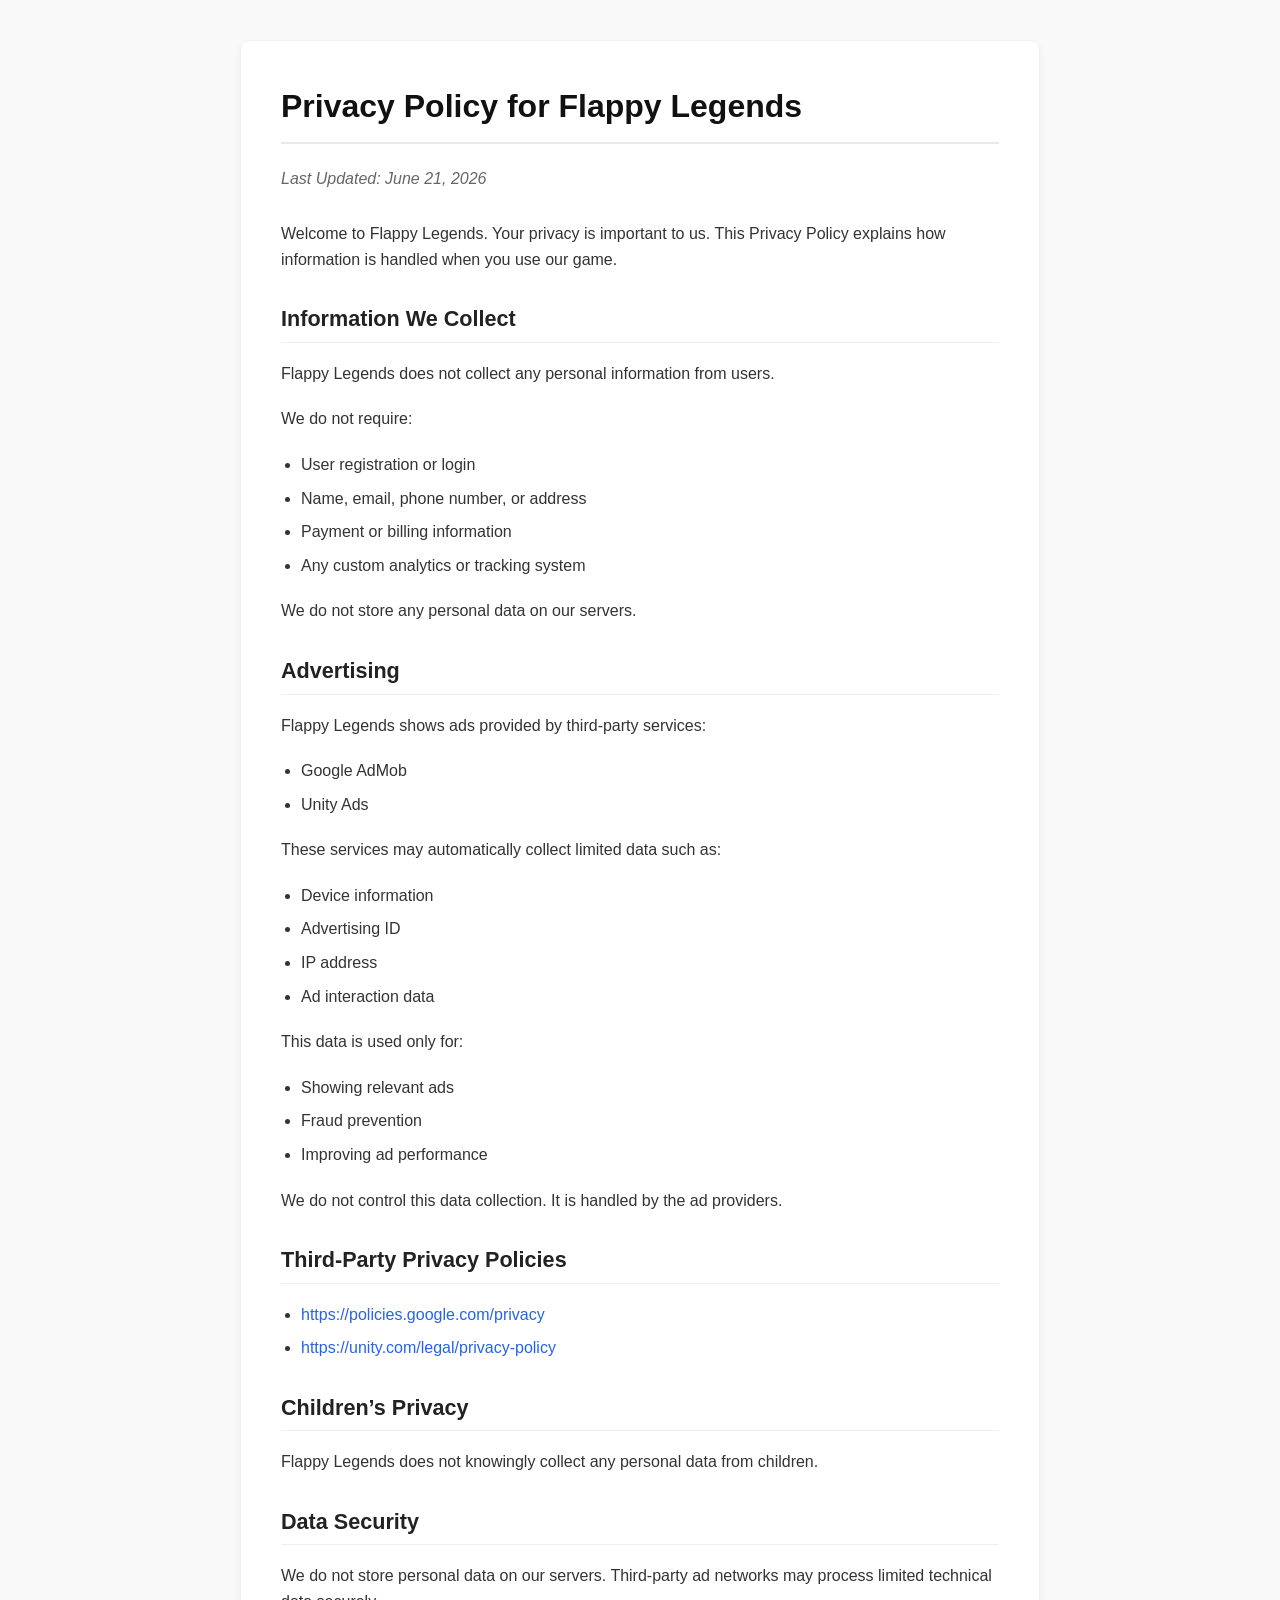
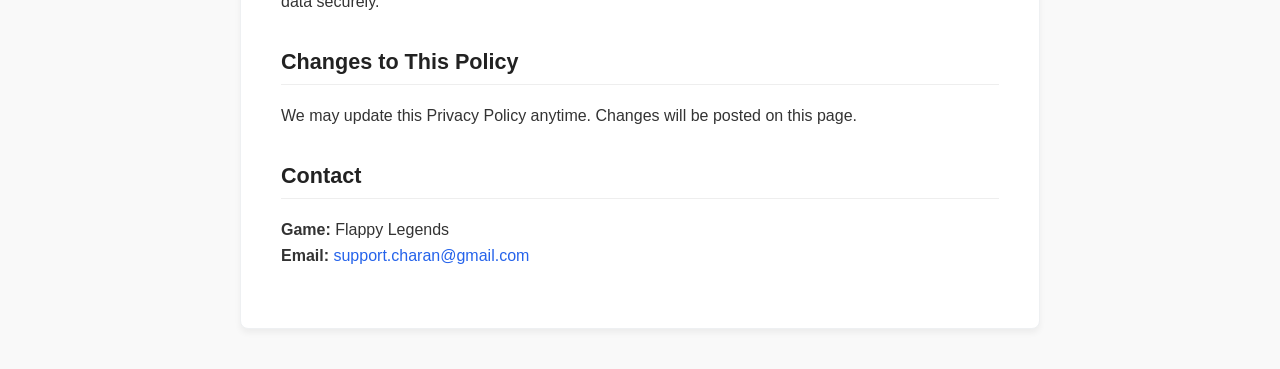
<file: public/privacy-policy.html>
<!DOCTYPE html>
<html lang="en">
<head>
    <meta charset="UTF-8">
    <meta name="viewport" content="width=device-width, initial-scale=1.0">
    <title>Privacy Policy for Flappy Legends</title>
    <style>
        body {
            font-family: -apple-system, BlinkMacSystemFont, "Segoe UI", Roboto, "Helvetica Neue", Arial, sans-serif;
            line-height: 1.6;
            color: #333;
            max-width: 800px;
            margin: 0 auto;
            padding: 40px 20px;
            background-color: #f9f9f9;
        }
        .container {
            background: #ffffff;
            padding: 40px;
            border-radius: 8px;
            box-shadow: 0 4px 6px rgba(0, 0, 0, 0.05);
            border: 1px solid #eef0f2;
        }
        h1 {
            font-size: 2rem;
            color: #111;
            margin-top: 0;
            border-bottom: 2px solid #eaeaea;
            padding-bottom: 10px;
        }
        h2 {
            font-size: 1.35rem;
            color: #222;
            margin-top: 30px;
            border-bottom: 1px solid #eee;
            padding-bottom: 5px;
        }
        p, ul {
            margin-bottom: 20px;
        }
        ul {
            padding-left: 20px;
        }
        li {
            margin-bottom: 8px;
        }
        a {
            color: #2563eb;
            text-decoration: none;
        }
        a:hover {
            text-decoration: underline;
        }
        .meta {
            color: #666;
            font-style: italic;
            margin-bottom: 30px;
        }
    </style>
</head>
<body>
    <div class="container">
        <h1>Privacy Policy for Flappy Legends</h1>
        <div class="meta">Last Updated: June 21, 2026</div>
        
         <p>Welcome to Flappy Legends. Your privacy is important to us. This Privacy Policy explains how information is handled when you use our game.</p>
         
         <h2>Information We Collect</h2>
         <p>Flappy Legends does not collect any personal information from users.</p>
         <p>We do not require:</p>
         <ul>
             <li>User registration or login</li>
             <li>Name, email, phone number, or address</li>
             <li>Payment or billing information</li>
             <li>Any custom analytics or tracking system</li>
         </ul>
         <p>We do not store any personal data on our servers.</p>
         
         <h2>Advertising</h2>
         <p>Flappy Legends shows ads provided by third-party services:</p>
         <ul>
             <li>Google AdMob</li>
             <li>Unity Ads</li>
         </ul>
         <p>These services may automatically collect limited data such as:</p>
         <ul>
             <li>Device information</li>
             <li>Advertising ID</li>
             <li>IP address</li>
             <li>Ad interaction data</li>
         </ul>
         <p>This data is used only for:</p>
         <ul>
             <li>Showing relevant ads</li>
             <li>Fraud prevention</li>
             <li>Improving ad performance</li>
         </ul>
         <p>We do not control this data collection. It is handled by the ad providers.</p>
         
         <h2>Third-Party Privacy Policies</h2>
         <ul>
             <li><a href="https://policies.google.com/privacy" target="_blank" rel="noopener noreferrer">https://policies.google.com/privacy</a></li>
             <li><a href="https://unity.com/legal/privacy-policy" target="_blank" rel="noopener noreferrer">https://unity.com/legal/privacy-policy</a></li>
         </ul>
         
         <h2>Children’s Privacy</h2>
         <p>Flappy Legends does not knowingly collect any personal data from children.</p>
         
         <h2>Data Security</h2>
         <p>We do not store personal data on our servers. Third-party ad networks may process limited technical data securely.</p>
         
         <h2>Changes to This Policy</h2>
         <p>We may update this Privacy Policy anytime. Changes will be posted on this page.</p>
         
         <h2>Contact</h2>
         <p><strong>Game:</strong> Flappy Legends<br>
         <strong>Email:</strong> <a href="mailto:support.charan@gmail.com">support.charan@gmail.com</a></p>
     </div>
</body>
</html>
</file>
